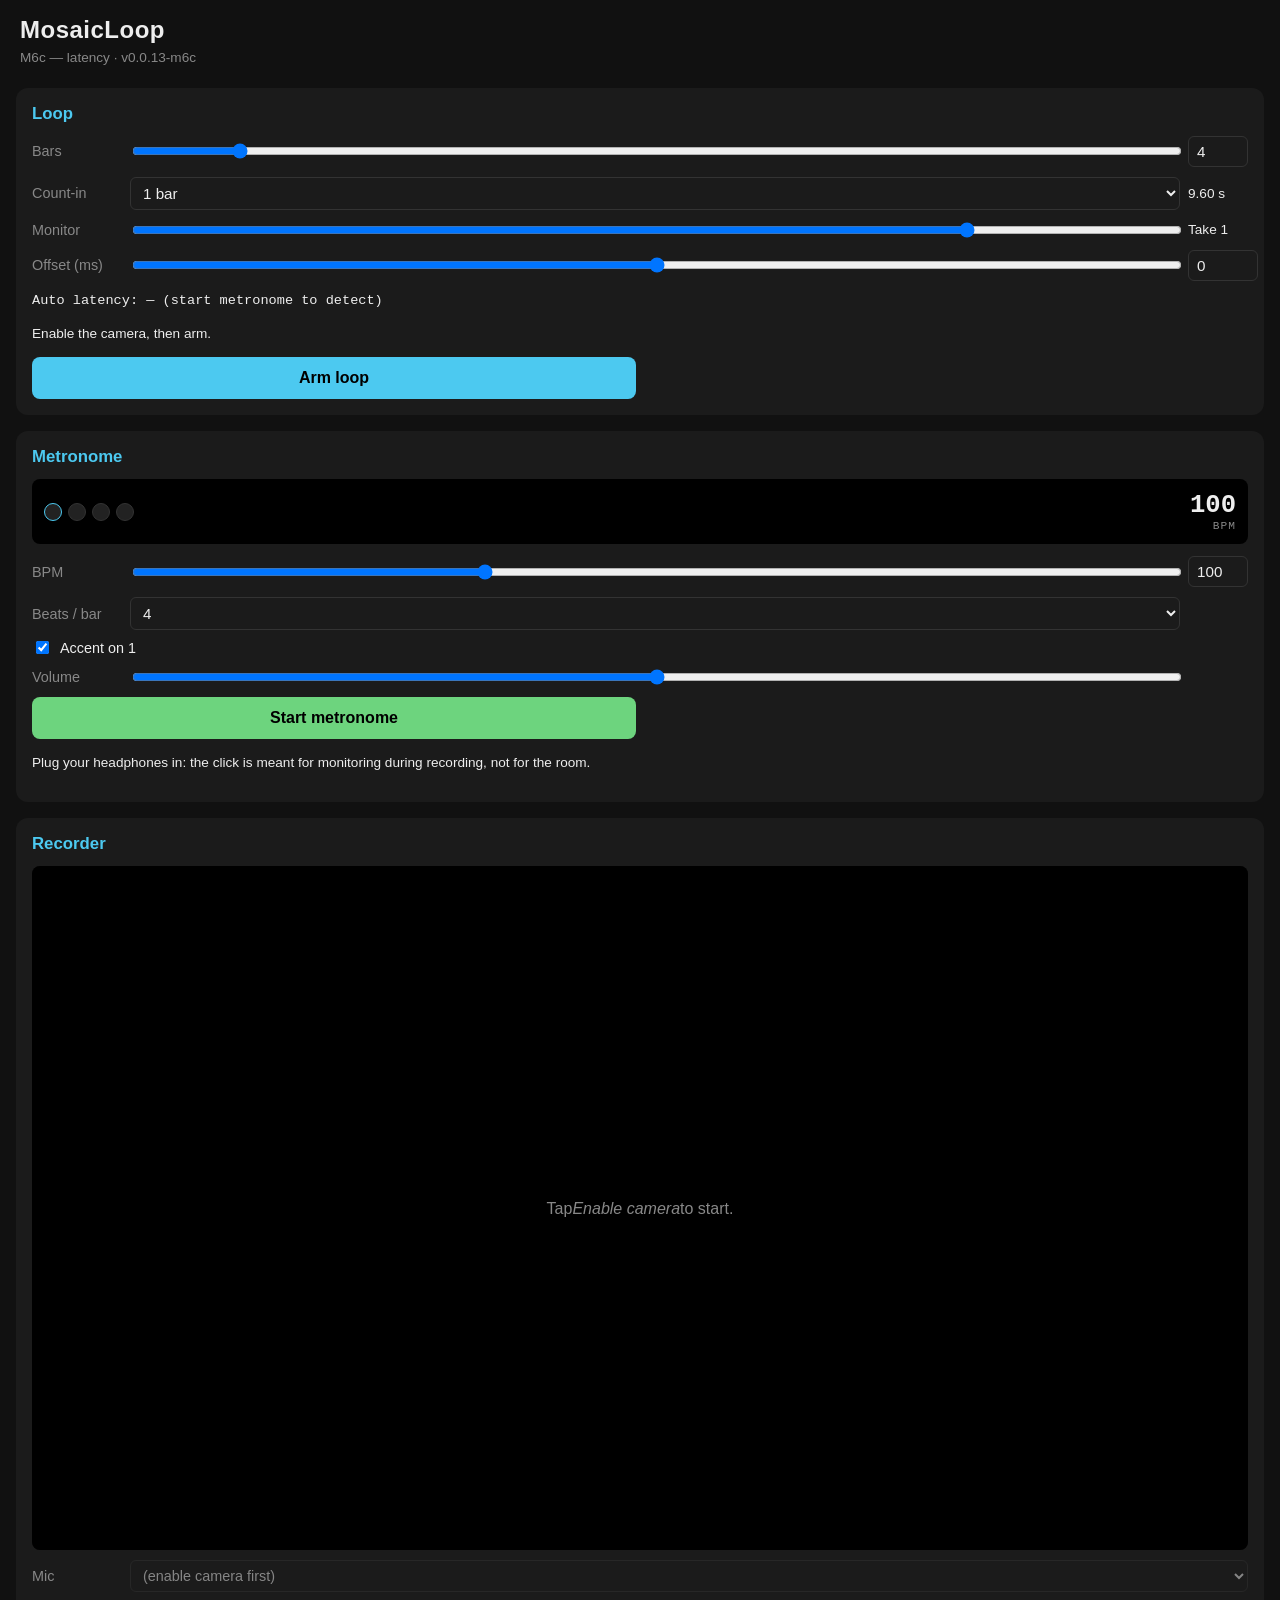
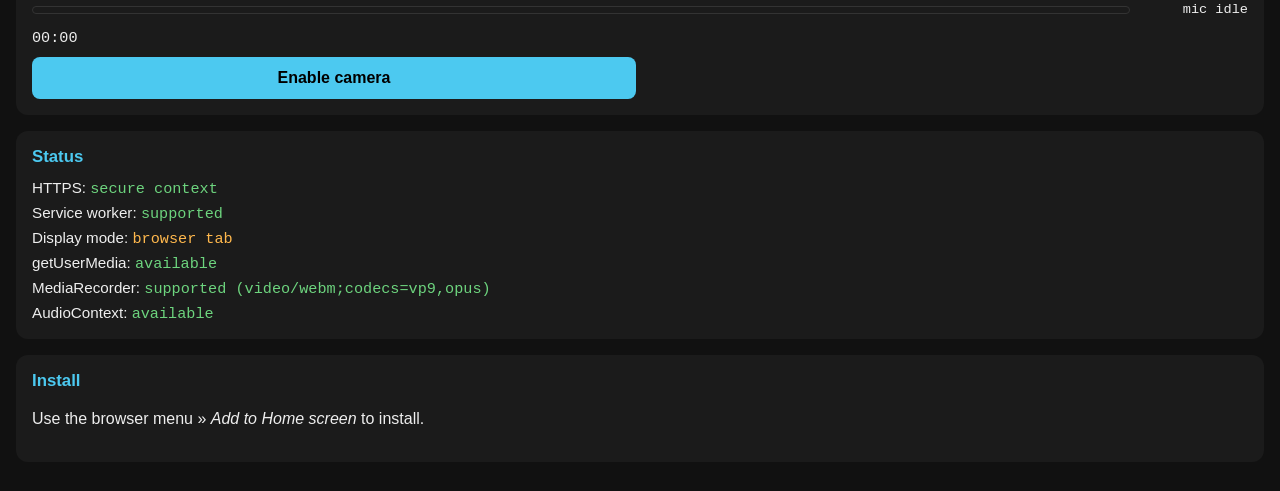
<file: index.html>
<!DOCTYPE html>
<html lang="en">
<head>
  <meta charset="UTF-8" />
  <meta name="viewport" content="width=device-width, initial-scale=1, viewport-fit=cover" />
  <meta name="theme-color" content="#111111" />
  <title>MosaicLoop</title>
  <link rel="manifest" href="./manifest.webmanifest" />
  <link rel="icon" href="./icons/icon.svg" type="image/svg+xml" />
  <link rel="stylesheet" href="./styles.css" />
</head>
<body>
  <header>
    <h1>MosaicLoop</h1>
    <p class="tag">M6c — latency · <span id="app-version">v0.0.13-m6c</span></p>
  </header>

  <main>
    <section class="card">
      <h2>Loop</h2>

      <div class="metro-row">
        <label for="loop-bars">Bars</label>
        <input type="range" id="loop-bars" min="1" max="32" step="1" value="4" />
        <input type="number" id="loop-bars-num" min="1" max="32" step="1" value="4" />
      </div>

      <div class="metro-row">
        <label for="loop-countin">Count-in</label>
        <select id="loop-countin">
          <option value="0">none</option>
          <option value="1" selected>1 bar</option>
          <option value="2">2 bars</option>
        </select>
        <span class="muted small" id="loop-duration">—</span>
      </div>

      <div class="metro-row">
        <label for="monitor-vol">Monitor</label>
        <input type="range" id="monitor-vol" min="0" max="1" step="0.01" value="0.8" />
        <span class="muted small" id="loop-take-counter">Take 1</span>
      </div>

      <div class="metro-row offset-row">
        <label for="monitor-offset">Offset (ms)</label>
        <input type="range" id="monitor-offset" min="-500" max="500" step="1" value="0" />
        <input type="number" id="monitor-offset-num" min="-500" max="500" step="1" value="0" />
      </div>

      <p class="muted small" id="latency-info">Auto latency: —</p>

      <p id="loop-status" class="muted small">Enable the camera, then arm.</p>

      <div class="rec-controls">
        <button id="loop-arm-btn">Arm loop</button>
        <button id="loop-cancel-btn" hidden>Cancel</button>
      </div>
    </section>

    <section class="card" id="takes-card" hidden>
      <h2>Takes</h2>
      <ul id="takes-list" class="takes-list"></ul>
      <div class="rec-controls">
        <button id="takes-export-btn">Export session</button>
        <button id="takes-clear-btn">Clear all takes</button>
      </div>
      <p class="muted small">Tempo is locked while takes exist. Clear
        them to change BPM, beats per bar, or loop length.</p>
    </section>
    <section class="card">
      <h2>Metronome</h2>

      <div class="metro-display">
        <div class="metro-leds" id="metro-leds"></div>
        <div class="metro-bpm">
          <span id="metro-bpm-val">100</span>
          <small>BPM</small>
        </div>
      </div>

      <div class="metro-row">
        <label for="metro-bpm">BPM</label>
        <input type="range" id="metro-bpm" min="40" max="220" step="1" value="100" />
        <input type="number" id="metro-bpm-num" min="40" max="220" step="1" value="100" />
      </div>

      <div class="metro-row">
        <label for="metro-beats">Beats / bar</label>
        <select id="metro-beats">
          <option>2</option>
          <option>3</option>
          <option selected>4</option>
          <option>6</option>
          <option>8</option>
        </select>
        <label class="inline">
          <input type="checkbox" id="metro-accent" checked />
          Accent on 1
        </label>
      </div>

      <div class="metro-row">
        <label for="metro-vol">Volume</label>
        <input type="range" id="metro-vol" min="0" max="1" step="0.01" value="0.5" />
      </div>

      <div class="rec-controls">
        <button id="metro-toggle">Start metronome</button>
      </div>

      <p class="muted small">Plug your headphones in: the click is meant
        for monitoring during recording, not for the room.</p>
    </section>
    <section class="card">
      <h2>Recorder</h2>

      <div id="rec-stage">
        <video id="preview" autoplay muted playsinline></video>
        <video id="playback" controls playsinline hidden></video>
        <p id="rec-msg" class="muted">Tap <em>Enable camera</em> to start.</p>
      </div>

      <div class="metro-row mic-row">
        <label for="mic-select">Mic</label>
        <select id="mic-select" disabled>
          <option>(enable camera first)</option>
        </select>
      </div>

      <div class="vu-wrap">
        <div class="vu-bar"><div id="vu-fill"></div></div>
        <span id="vu-label" class="muted small">mic idle</span>
      </div>

      <div class="rec-meta">
        <span id="rec-timer">00:00</span>
        <span id="rec-info" class="muted"></span>
      </div>

      <div class="rec-controls">
        <button id="enable-btn">Enable camera</button>
        <button id="record-btn" hidden>Record</button>
        <button id="stop-btn" hidden>Stop</button>
        <button id="flip-btn" hidden title="Switch camera">Flip</button>
        <a id="download-link" hidden class="btn-link" download>Download</a>
      </div>
    </section>

    <section class="card">
      <h2>Status</h2>
      <ul id="status">
        <li>HTTPS: <span id="s-https">…</span></li>
        <li>Service worker: <span id="s-sw">…</span></li>
        <li>Display mode: <span id="s-display">…</span></li>
        <li>getUserMedia: <span id="s-gum">…</span></li>
        <li>MediaRecorder: <span id="s-mr">…</span></li>
        <li>AudioContext: <span id="s-ac">…</span></li>
      </ul>
    </section>

    <section class="card">
      <h2>Install</h2>
      <p>Use the browser menu &raquo; <em>Add to Home screen</em> to install.</p>
      <button id="install-btn" hidden>Install app</button>
    </section>

    <section class="card" id="debug-card" hidden>
      <h2>Debug</h2>
      <pre id="debug-log"></pre>
    </section>
  </main>

  <script src="./main.js" type="module"></script>
</body>
</html>
</file>
<file: styles.css>
:root {
  --bg: #111;
  --fg: #eee;
  --muted: #888;
  --accent: #4cc9f0;
  --card: #1b1b1b;
  --ok: #6dd47e;
  --warn: #ffb84d;
  --bad: #ff6b6b;
}

* { box-sizing: border-box; }

/* Make the HTML `hidden` attribute reliable even when other rules set
   `display`. Without this, `<video id="..." hidden>` stays visible
   because the ID rule wins over the UA stylesheet. */
[hidden] { display: none !important; }

html, body {
  margin: 0;
  padding: 0;
  background: var(--bg);
  color: var(--fg);
  font-family: -apple-system, BlinkMacSystemFont, "Segoe UI", Roboto,
               sans-serif;
  font-size: 16px;
  min-height: 100vh;
}

body {
  padding: env(safe-area-inset-top) env(safe-area-inset-right)
           env(safe-area-inset-bottom) env(safe-area-inset-left);
}

header {
  padding: 16px 20px 8px;
}

h1 {
  margin: 0;
  font-size: 1.5rem;
  letter-spacing: 0.5px;
}

.tag {
  margin: 4px 0 0;
  color: var(--muted);
  font-size: 0.85rem;
}

main {
  padding: 12px 16px 32px;
  display: flex;
  flex-direction: column;
  gap: 16px;
}

.card {
  background: var(--card);
  border-radius: 12px;
  padding: 16px;
}

.card h2 {
  margin: 0 0 12px;
  font-size: 1.05rem;
  color: var(--accent);
}

ul {
  list-style: none;
  margin: 0;
  padding: 0;
  display: flex;
  flex-direction: column;
  gap: 6px;
}

li { font-size: 0.95rem; }

li span {
  font-family: ui-monospace, SFMono-Regular, Menlo, monospace;
  color: var(--muted);
}

li span.ok { color: var(--ok); }
li span.warn { color: var(--warn); }
li span.bad { color: var(--bad); }

code {
  font-family: ui-monospace, SFMono-Regular, Menlo, monospace;
  background: #000;
  padding: 1px 5px;
  border-radius: 4px;
  font-size: 0.9em;
}

button {
  appearance: none;
  border: 0;
  background: var(--accent);
  color: #000;
  font-weight: 600;
  font-size: 1rem;
  padding: 12px 20px;
  border-radius: 8px;
  width: 100%;
  cursor: pointer;
}

button:disabled {
  opacity: 0.5;
  cursor: default;
}

p { line-height: 1.45; }

/* ---------- Recorder ---------- */

#rec-stage {
  position: relative;
  background: #000;
  border-radius: 8px;
  overflow: hidden;
  aspect-ratio: 16 / 9;
  margin-bottom: 10px;
}

#preview, #playback {
  width: 100%;
  height: 100%;
  object-fit: contain;
  background: #000;
  display: block;
}

#rec-msg {
  position: absolute;
  inset: 0;
  display: flex;
  align-items: center;
  justify-content: center;
  margin: 0;
  padding: 12px;
  text-align: center;
  background: rgba(0, 0, 0, 0.55);
  color: var(--fg);
}
#rec-msg.muted { color: var(--muted); }
#rec-msg.warn  { color: var(--warn); }
#rec-msg.bad   { color: var(--bad);  }
#rec-msg[hidden] { display: none; }

.rec-meta {
  display: flex;
  justify-content: space-between;
  font-family: ui-monospace, SFMono-Regular, Menlo, monospace;
  font-size: 0.95rem;
  margin-bottom: 10px;
  color: var(--muted);
}
#rec-timer { color: var(--fg); }

.rec-controls {
  display: grid;
  grid-template-columns: 1fr 1fr;
  gap: 8px;
}
.rec-controls button,
.rec-controls .btn-link {
  width: 100%;
}
#record-btn { background: var(--bad); color: #fff; }
#stop-btn   { background: var(--warn); color: #000; }
#flip-btn   { background: #333; color: var(--fg); }

.btn-link {
  display: inline-flex;
  align-items: center;
  justify-content: center;
  text-decoration: none;
  background: var(--ok);
  color: #000;
  font-weight: 600;
  font-size: 1rem;
  padding: 12px 20px;
  border-radius: 8px;
}

/* ---------- Metronome ---------- */

.metro-display {
  display: flex;
  align-items: center;
  justify-content: space-between;
  gap: 12px;
  padding: 12px;
  background: #000;
  border-radius: 8px;
  margin-bottom: 12px;
}

.metro-leds {
  display: flex;
  gap: 6px;
  flex: 1;
  flex-wrap: wrap;
}

.metro-led {
  display: inline-block;
  width: 18px;
  height: 18px;
  border-radius: 50%;
  background: #222;
  border: 1px solid #333;
  transition: background 60ms linear, transform 60ms linear;
}
.metro-led.accent { border-color: var(--accent); }
.metro-led.on { background: var(--accent); transform: scale(1.15); }
.metro-led.flash-accent { background: var(--bad); }

.metro-bpm {
  font-family: ui-monospace, SFMono-Regular, Menlo, monospace;
  font-size: 1.6rem;
  font-weight: 700;
  color: var(--fg);
  text-align: right;
  min-width: 90px;
}
.metro-bpm small {
  display: block;
  font-size: 0.7rem;
  font-weight: 400;
  color: var(--muted);
  letter-spacing: 1px;
}

.metro-row {
  display: grid;
  grid-template-columns: 90px 1fr 60px;
  align-items: center;
  gap: 8px;
  margin-bottom: 10px;
}
.metro-row label {
  font-size: 0.9rem;
  color: var(--muted);
}
.metro-row label.inline {
  grid-column: 1 / -1;
  display: flex;
  align-items: center;
  gap: 8px;
  color: var(--fg);
}
.metro-row input[type="range"] { width: 100%; }
.metro-row input[type="number"],
.metro-row select {
  background: #1b1b1b;
  border: 1px solid #333;
  color: var(--fg);
  padding: 6px 8px;
  border-radius: 6px;
  font-size: 0.95rem;
  font-family: inherit;
}

#metro-toggle {
  background: var(--ok);
  color: #000;
}
#metro-toggle.active {
  background: var(--bad);
  color: #fff;
}

.small { font-size: 0.85rem; }

#debug-log {
  margin: 0;
  padding: 8px;
  background: #000;
  color: #4cc9f0;
  font-family: ui-monospace, SFMono-Regular, Menlo, monospace;
  font-size: 0.75rem;
  white-space: pre-wrap;
  word-break: break-word;
  max-height: 200px;
  overflow-y: auto;
}

/* ---------- Takes list ---------- */

.takes-list {
  display: flex;
  flex-direction: column;
  gap: 8px;
  margin-bottom: 12px;
}

.take-item {
  display: grid;
  grid-template-columns: 80px 1fr auto auto;
  align-items: center;
  gap: 8px;
  background: #1b1b1b;
  border: 1px solid #333;
  border-radius: 8px;
  padding: 8px;
}

.take-label {
  font-weight: 600;
  font-size: 0.95rem;
}
.take-label.warn { color: var(--warn); }

.take-item audio {
  width: 100%;
  height: 32px;
}

.take-btn {
  display: inline-flex;
  align-items: center;
  justify-content: center;
  text-decoration: none;
  background: #333;
  color: var(--fg);
  font-weight: 600;
  font-size: 0.85rem;
  padding: 6px 10px;
  border-radius: 6px;
  border: 0;
  width: auto;
  min-width: 36px;
}
.take-btn.take-del { background: var(--bad); color: #fff; }

#takes-clear-btn { background: #333; color: var(--fg); }

input:disabled, select:disabled {
  opacity: 0.5;
  pointer-events: none;
}

/* ---------- Mic picker + VU meter ---------- */

.mic-row select {
  grid-column: 2 / span 2;
  background: #1b1b1b;
  border: 1px solid #333;
  color: var(--fg);
  padding: 6px 8px;
  border-radius: 6px;
  font-size: 0.9rem;
  font-family: inherit;
  width: 100%;
}

.vu-wrap {
  display: flex;
  align-items: center;
  gap: 8px;
  margin: 8px 0 12px;
}

.vu-bar {
  flex: 1;
  height: 8px;
  background: #1b1b1b;
  border: 1px solid #333;
  border-radius: 4px;
  overflow: hidden;
}

#vu-fill {
  height: 100%;
  width: 0%;
  background: linear-gradient(to right, var(--ok) 0%, var(--ok) 70%,
                                       var(--warn) 80%, var(--bad) 100%);
  transition: width 60ms linear;
}

#vu-label {
  min-width: 110px;
  text-align: right;
  font-family: ui-monospace, SFMono-Regular, Menlo, monospace;
}

/* Monitor offset row inherits .metro-row but the number input is
   wider here because we go up to 500 (3 digits + sign). */
.offset-row input[type="number"] {
  min-width: 70px;
}

#latency-info {
  font-family: ui-monospace, SFMono-Regular, Menlo, monospace;
  margin: 0 0 8px;
}
</file>
